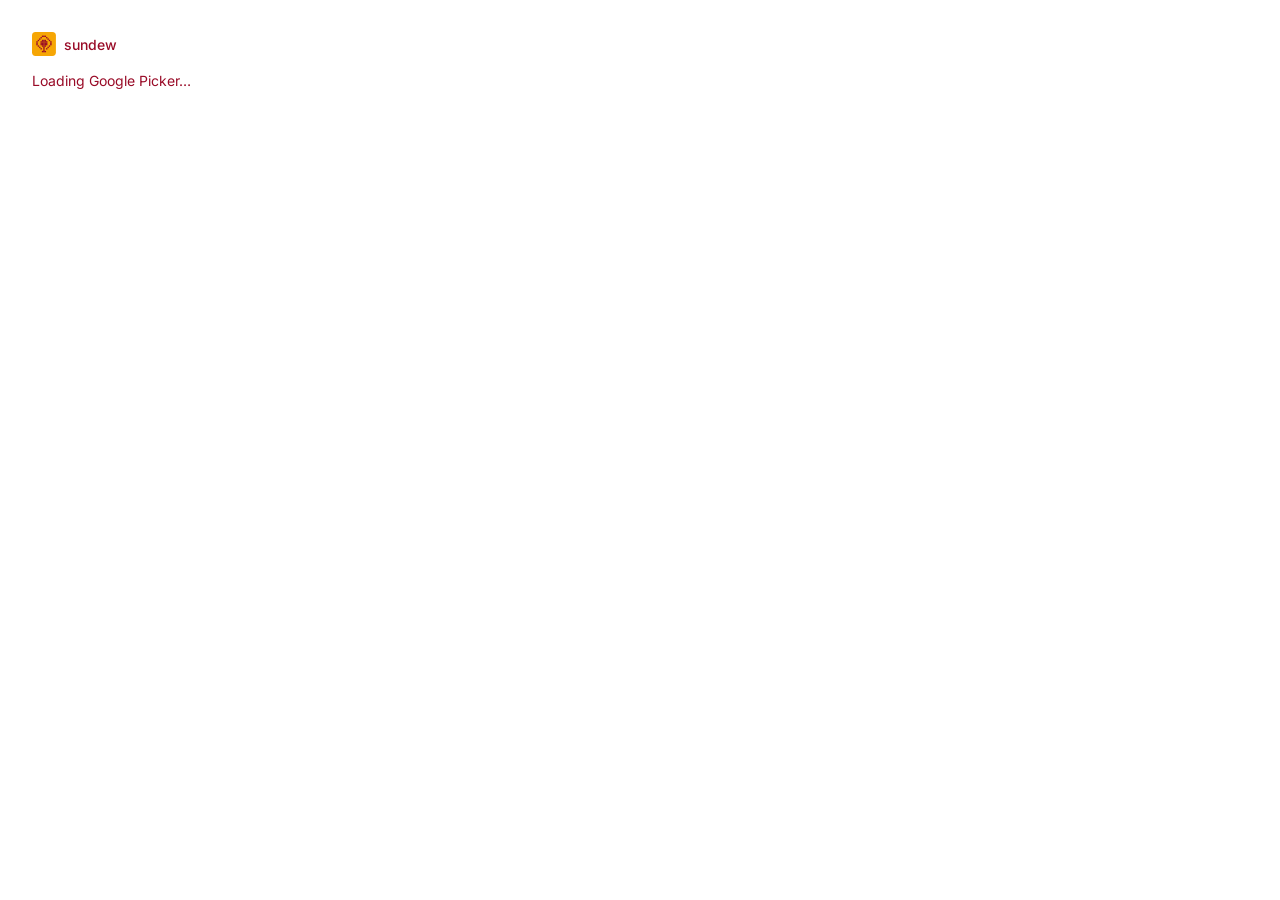
<file: picker/index.html>
<!doctype html>
<html>
  <head>
    <meta charset="utf-8" />
    <title>Sundew — select a spreadsheet</title>
    <link rel="icon" href="icon.svg" />
    <link rel="preconnect" href="https://fonts.gstatic.com" crossorigin />
    <link
      href="https://fonts.googleapis.com/css2?family=Inter:wght@400;500&display=swap"
      rel="stylesheet"
    />
    <style>
      body {
        font-family: "Inter", system-ui, sans-serif;
        font-size: 13px;
        padding: 24px;
        color: #990b27;
        background: #fff;
      }
      .brand {
        display: flex;
        align-items: center;
        gap: 8px;
        margin-bottom: 16px;
      }
      .brand img {
        height: 24px;
      }
      .brand span {
        font-size: 14px;
        font-weight: 500;
      }
      #message {
        font-size: 14px;
      }
      .error {
        color: #990b27;
        background: #f6a605;
        border-radius: 8px;
        padding: 6px 10px;
        display: inline-block;
      }
    </style>
  </head>
  <body>
    <div class="brand"><img src="icon.svg" alt="" /><span>sundew</span></div>
    <div id="message">Loading Google Picker…</div>
    <script>
      // Fill these in from the same GCP project as the extension's OAuth client.
      const API_KEY = "AIzaSyAg_2lgG3165rnGd-lGl7Hc27RZH1W2w_U"; // restricted to Google Picker API + this domain
      const APP_ID = "26449713823"; // numeric GCP project number

      const params = new URLSearchParams(location.hash.slice(1));
      const token = params.get("token");
      const returnOrigin = params.get("origin");

      function fail(text) {
        const el = document.getElementById("message");
        el.textContent = text;
        el.className = "error";
      }

      function onApiLoad() {
        gapi.load("picker", createPicker);
      }

      function createPicker() {
        if (
          !token ||
          !returnOrigin ||
          !returnOrigin.startsWith("chrome-extension://")
        ) {
          fail(
            "Missing auth context — open this page from the extension’s Options.",
          );
          return;
        }
        const view = new google.picker.DocsView(
          google.picker.ViewId.SPREADSHEETS,
        ).setIncludeFolders(true);
        const picker = new google.picker.PickerBuilder()
          .setOAuthToken(token)
          .setDeveloperKey(API_KEY)
          .setAppId(APP_ID)
          .addView(view)
          .setTitle("Select a spreadsheet for history sync")
          .setCallback(onPicked)
          .build();
        picker.setVisible(true);
        document.getElementById("message").textContent =
          "Pick the spreadsheet to sync history into.";
      }

      function onPicked(data) {
        if (data.action === google.picker.Action.PICKED) {
          const doc = data.docs[0];
          if (window.opener) {
            window.opener.postMessage(
              { type: "sheet-picked", id: doc.id, name: doc.name },
              returnOrigin,
            );
          }
          window.close();
        } else if (data.action === google.picker.Action.CANCEL) {
          window.close();
        }
      }
    </script>
    <script
      src="https://apis.google.com/js/api.js"
      onload="onApiLoad()"
    ></script>
  </body>
</html>
</file>
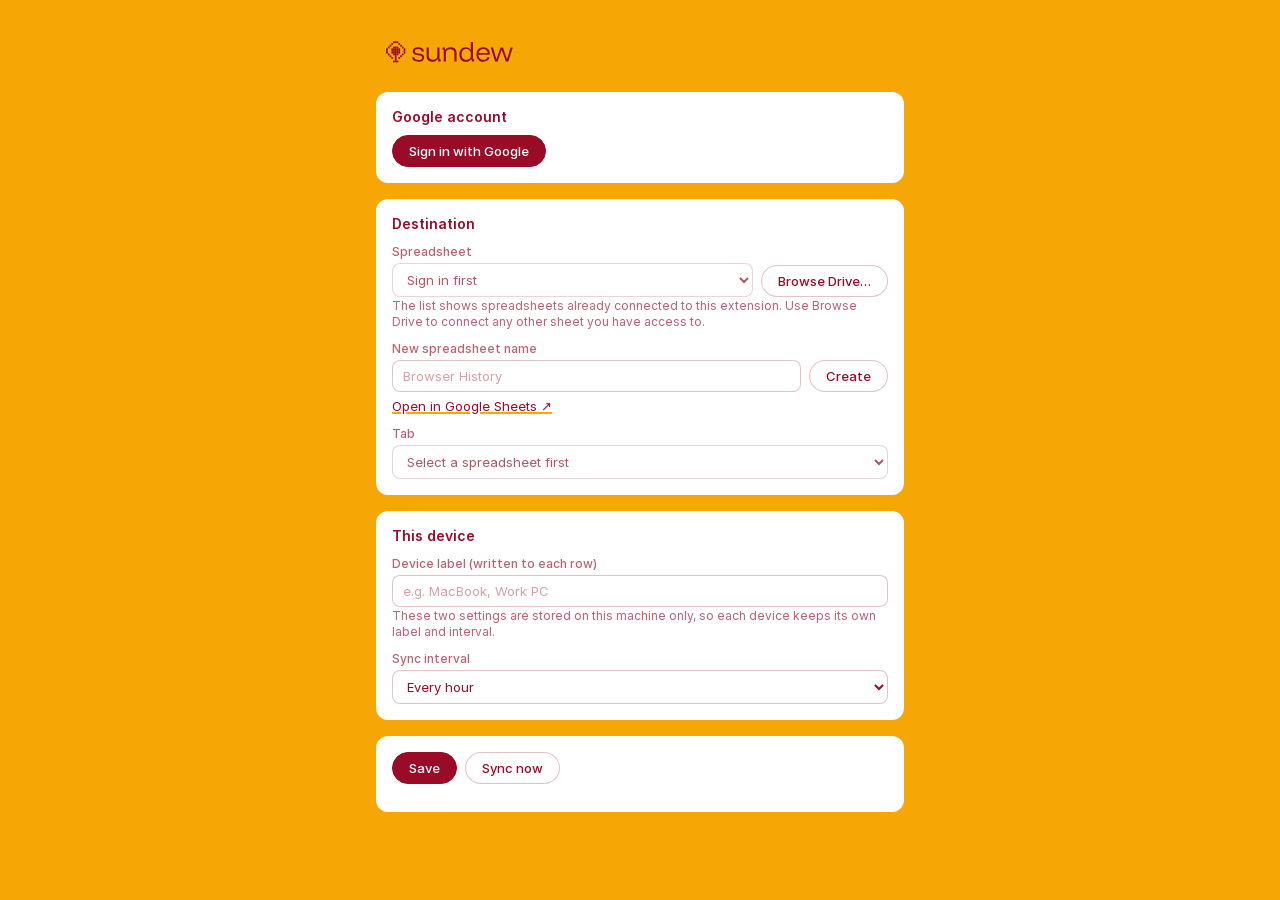
<file: options.html>
<!doctype html>
<html>
  <head>
    <meta charset="utf-8" />
    <title>Sundew — Options</title>
    <link rel="stylesheet" href="sundew.css" />
    <style>
      body {
        background: var(--amber);
        max-width: 560px;
        margin: 32px auto;
        padding: 0 16px;
      }
      h1 {
        font-size: 20px;
        font-weight: 500;
        margin: 0;
      }
      .brand {
        margin-bottom: 20px;
      }
      .brand img {
        height: 32px;
      }
      .card {
        background: var(--white);
        border-radius: 12px;
        padding: 16px;
        margin-bottom: 16px;
      }
      .card h2 {
        font-size: 14px;
        font-weight: 600;
        color: var(--red);
        margin: 0 0 10px;
      }
      #status {
        margin-top: 12px;
        white-space: pre-line;
      }
      #openSheetLink {
        display: inline-block;
        margin-top: 6px;
      }
      #authState {
        margin-right: 10px;
      }
      #lastResult {
        margin-top: 12px;
        white-space: pre-line;
      }
      #linkedSheetButton {
        max-width: 100%;
        overflow: hidden;
        text-overflow: ellipsis;
        white-space: nowrap;
      }
    </style>
  </head>
  <body>
    <div class="brand">
      <img
        src="icons/wordmark-on-amber.svg"
        alt="sundew"
        style="height: 40px"
      />
    </div>

    <section class="card">
      <h2>Google account</h2>
      <div id="signedOutView">
        <button id="signInButton" class="primary">Sign in with Google</button>
      </div>
      <div id="signedInView" class="hidden">
        <span id="authState" class="hint">Signed in</span>
        <button id="signOutButton">Sign out</button>
      </div>
    </section>

    <section class="card">
      <h2>Destination</h2>

      <div id="destLinked" class="hidden">
        <div class="row">
          <button id="linkedSheetButton" title="Open in Google Sheets"></button>
          <button id="changeDestButton">Change</button>
        </div>
      </div>

      <div id="destEditor">
        <label for="spreadsheetSelect">Spreadsheet</label>
        <div class="row">
          <div>
            <select id="spreadsheetSelect" disabled>
              <option value="">Sign in first</option>
            </select>
          </div>
          <button id="browseDriveButton">Browse Drive…</button>
        </div>
        <span class="hint"
          >The list shows spreadsheets already connected to this extension. Use
          Browse Drive to connect any other sheet you have access to.</span
        >

        <div id="newSheetWrap" class="row hidden">
          <div>
            <label for="newSheetName">New spreadsheet name</label>
            <input
              type="text"
              id="newSheetName"
              placeholder="Browser History"
            />
          </div>
          <button id="createSheetButton">Create</button>
        </div>
        <a id="openSheetLink" target="_blank" class="hidden"
          >Open in Google Sheets ↗</a
        >

        <div class="row">
          <div>
            <label for="tabSelect">Tab</label>
            <select id="tabSelect" disabled>
              <option value="">Select a spreadsheet first</option>
            </select>
          </div>
          <div id="newTabWrap" class="hidden">
            <label for="newTabName">New tab name</label>
            <input type="text" id="newTabName" placeholder="browser history" />
          </div>
        </div>
      </div>
    </section>

    <section class="card">
      <h2>This device</h2>
      <label for="deviceLabel">Device label (written to each row)</label>
      <input type="text" id="deviceLabel" placeholder="e.g. MacBook, Work PC" />
      <span class="hint"
        >These two settings are stored on this machine only, so each device
        keeps its own label and interval.</span
      >

      <label for="intervalSelect">Sync interval</label>
      <select id="intervalSelect">
        <option value="30">Every 30 minutes</option>
        <option value="60" selected>Every hour</option>
        <option value="120">Every 2 hours</option>
      </select>
    </section>

    <section class="card">
      <div class="actions">
        <button id="saveButton" class="primary">Save</button>
        <button id="syncNowButton">Sync now</button>
      </div>
      <div id="lastResult" class="hint"></div>
    </section>

    <div id="toast" role="status"></div>

    <script src="sheets.js"></script>
    <script src="device.js"></script>
    <script src="options.js"></script>
  </body>
</html>
</file>
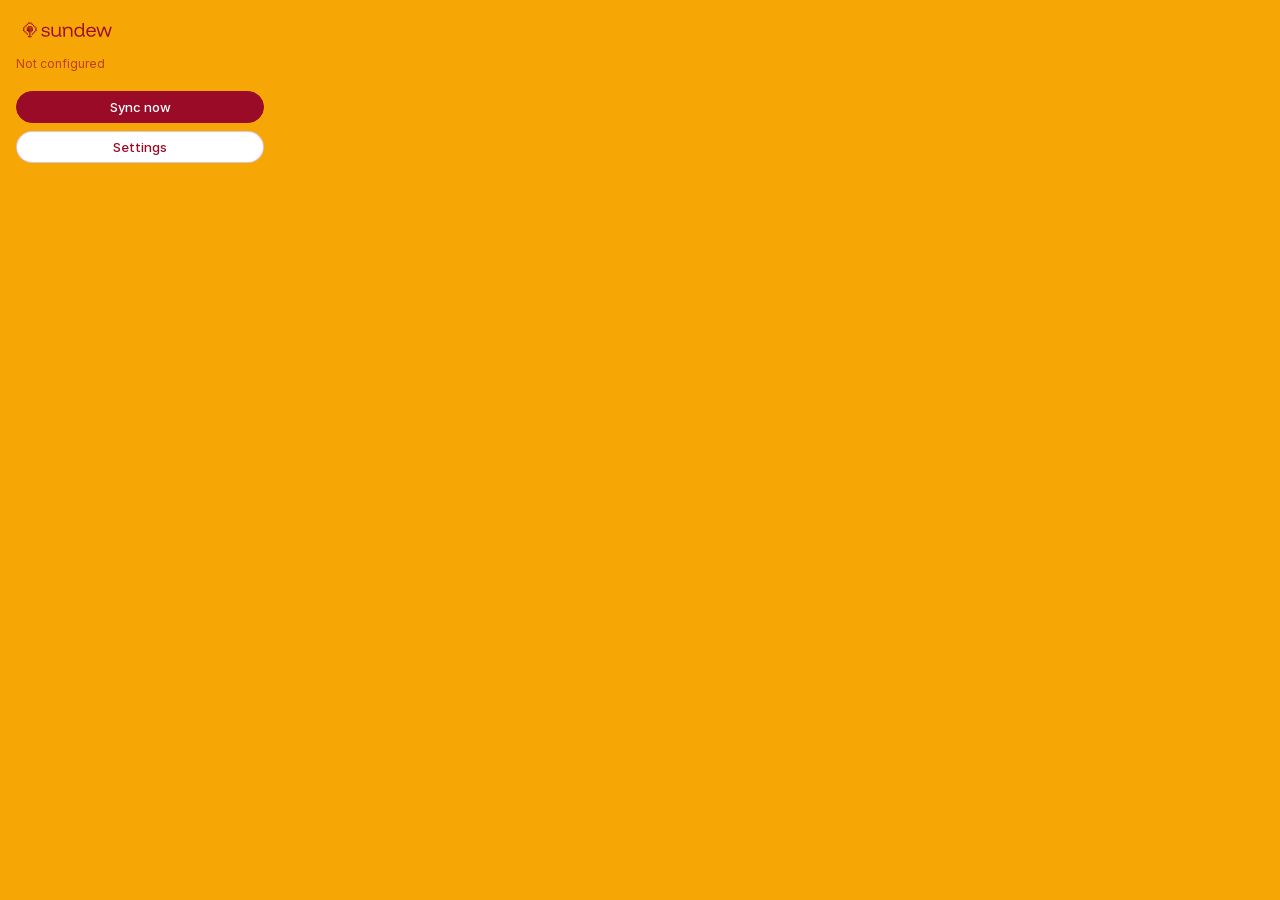
<file: popup.html>
<!doctype html>
<html>
  <head>
    <meta charset="utf-8" />
    <link rel="stylesheet" href="sundew.css" />
    <style>
      body {
        width: 280px;
        padding: 16px;
        background: var(--amber);
      }
      .brand {
        margin-bottom: 12px;
      }
      .brand img {
        height: 28px;
      }
      button {
        background: var(--white);
      }
      button:hover {
        background: rgba(255, 255, 255, 0.7);
      }
      button.primary {
        background: var(--red);
      }
      button.primary:hover {
        background: #7d0920;
      }
      #destination {
        margin-bottom: 8px;
      }
      .sheet-button {
        display: block;
        margin-top: 4px;
        background: var(--white);
        border: 1px solid var(--red-faint);
        border-radius: 100px;
        padding: 7px 16px;
        text-align: center;
        font-weight: 500;
        text-decoration: none;
        overflow: hidden;
        text-overflow: ellipsis;
        white-space: nowrap;
      }
      .sheet-button:hover {
        background: rgba(255, 255, 255, 0.7);
        text-decoration: none;
      }
      #lastResult {
        white-space: pre-line;
        margin-bottom: 12px;
      }
      button {
        width: 100%;
        margin-top: 8px;
      }
    </style>
  </head>
  <body>
    <div class="brand">
      <img src="icons/wordmark-on-amber.svg" alt="sundew" />
    </div>
    <div id="destination" class="hint">Not configured</div>
    <div id="lastResult"></div>
    <button id="syncNowButton" class="primary">Sync now</button>
    <button id="optionsButton">Settings</button>
    <script src="popup.js"></script>
  </body>
</html>
</file>
<file: sundew.css>
/* Sundew shared UI — Chrome-native structure (system font, pill buttons,
   Material-style focus) in the strict brand palette: red, amber, white. */

:root {
  --red: #990b27;
  --amber: #f6a605;
  --white: #ffffff;

  --red-soft: rgba(153, 11, 39, 0.65); /* hints/secondary text */
  --red-faint: rgba(153, 11, 39, 0.25); /* borders */
  --red-wash: rgba(153, 11, 39, 0.05); /* surfaces */
  --amber-wash: rgba(246, 166, 5, 0.15); /* hover */
}

* {
  box-sizing: border-box;
}

@font-face {
  font-family: "Inter";
  font-style: normal;
  font-weight: 400;
  font-display: swap;
  src: url("fonts/inter-400-latin.woff2") format("woff2");
}

@font-face {
  font-family: "Inter";
  font-style: normal;
  font-weight: 500;
  font-display: swap;
  src: url("fonts/inter-500-latin.woff2") format("woff2");
}

@font-face {
  font-family: "Inter";
  font-style: normal;
  font-weight: 600;
  font-display: swap;
  src: url("fonts/inter-600-latin.woff2") format("woff2");
}

@font-face {
  font-family: "Inter";
  font-style: normal;
  font-weight: 700;
  font-display: swap;
  src: url("fonts/inter-700-latin.woff2") format("woff2");
}

body {
  font-family:
    "Inter",
    system-ui,
    -apple-system,
    "Segoe UI",
    Roboto,
    sans-serif;
  font-size: 13px;
  color: var(--red);
  background: var(--white);
  margin: 0;
}

.brand {
  display: flex;
  align-items: center;
  gap: 8px;
}

.brand img {
  height: 24px;
  display: block;
}

h1 {
  color: var(--red);
}

button {
  font: inherit;
  font-weight: 500;
  border-radius: 100px;
  padding: 7px 16px;
  cursor: pointer;
  border: 1px solid var(--red-faint);
  background: var(--white);
  color: var(--red);
  transition: background 0.15s;
}

button:hover {
  background: var(--amber-wash);
}

button.primary {
  background: var(--red);
  border-color: var(--red);
  color: var(--white);
}

button.primary:hover {
  background: #7d0920;
  border-color: #7d0920;
}

button:focus-visible,
input:focus-visible,
select:focus-visible {
  outline: 2px solid var(--amber);
  outline-offset: 1px;
}

input[type="text"],
select {
  font: inherit;
  color: var(--red);
  background: var(--white);
  border: 1px solid var(--red-faint);
  border-radius: 8px;
  padding: 7px 10px;
  width: 100%;
}

input::placeholder {
  color: var(--red-soft);
  opacity: 0.6;
}

label {
  display: block;
  font-size: 12px;
  font-weight: 500;
  color: var(--red-soft);
  margin: 12px 0 4px;
}

fieldset {
  border: 1px solid var(--red-faint);
  border-radius: 12px;
  background: var(--red-wash);
  margin: 0 0 16px;
  padding: 14px 16px 16px;
}

legend {
  font-weight: 500;
  color: var(--red);
  padding: 0 6px;
}

a {
  color: var(--red);
  text-decoration: underline;
  text-decoration-color: var(--amber);
  text-decoration-thickness: 2px;
}

a:hover {
  background: var(--amber-wash);
}

.hint {
  font-size: 12px;
  color: var(--red-soft);
}

.ok {
  color: var(--red);
  font-weight: 500;
}

.error {
  color: var(--red);
  background: var(--amber);
  border-radius: 8px;
  padding: 6px 10px;
  display: inline-block;
}

.actions {
  display: flex;
  gap: 8px;
}

#toast {
  position: fixed;
  left: 50%;
  bottom: 24px;
  transform: translate(-50%, 16px);
  background: var(--red);
  color: var(--white);
  font-weight: 500;
  border-radius: 100px;
  padding: 10px 20px;
  box-shadow: 0 4px 12px rgba(40, 4, 7, 0.3);
  opacity: 0;
  pointer-events: none;
  transition:
    opacity 0.2s,
    transform 0.2s;
  max-width: 90vw;
  white-space: pre-line;
  text-align: center;
}

#toast.show {
  opacity: 1;
  transform: translate(-50%, 0);
}

#toast.toast-error {
  background: var(--amber);
  color: var(--red);
}

.hidden {
  display: none;
}

.row {
  display: flex;
  gap: 8px;
  align-items: flex-end;
}

.row > div {
  flex: 1;
}
</file>
